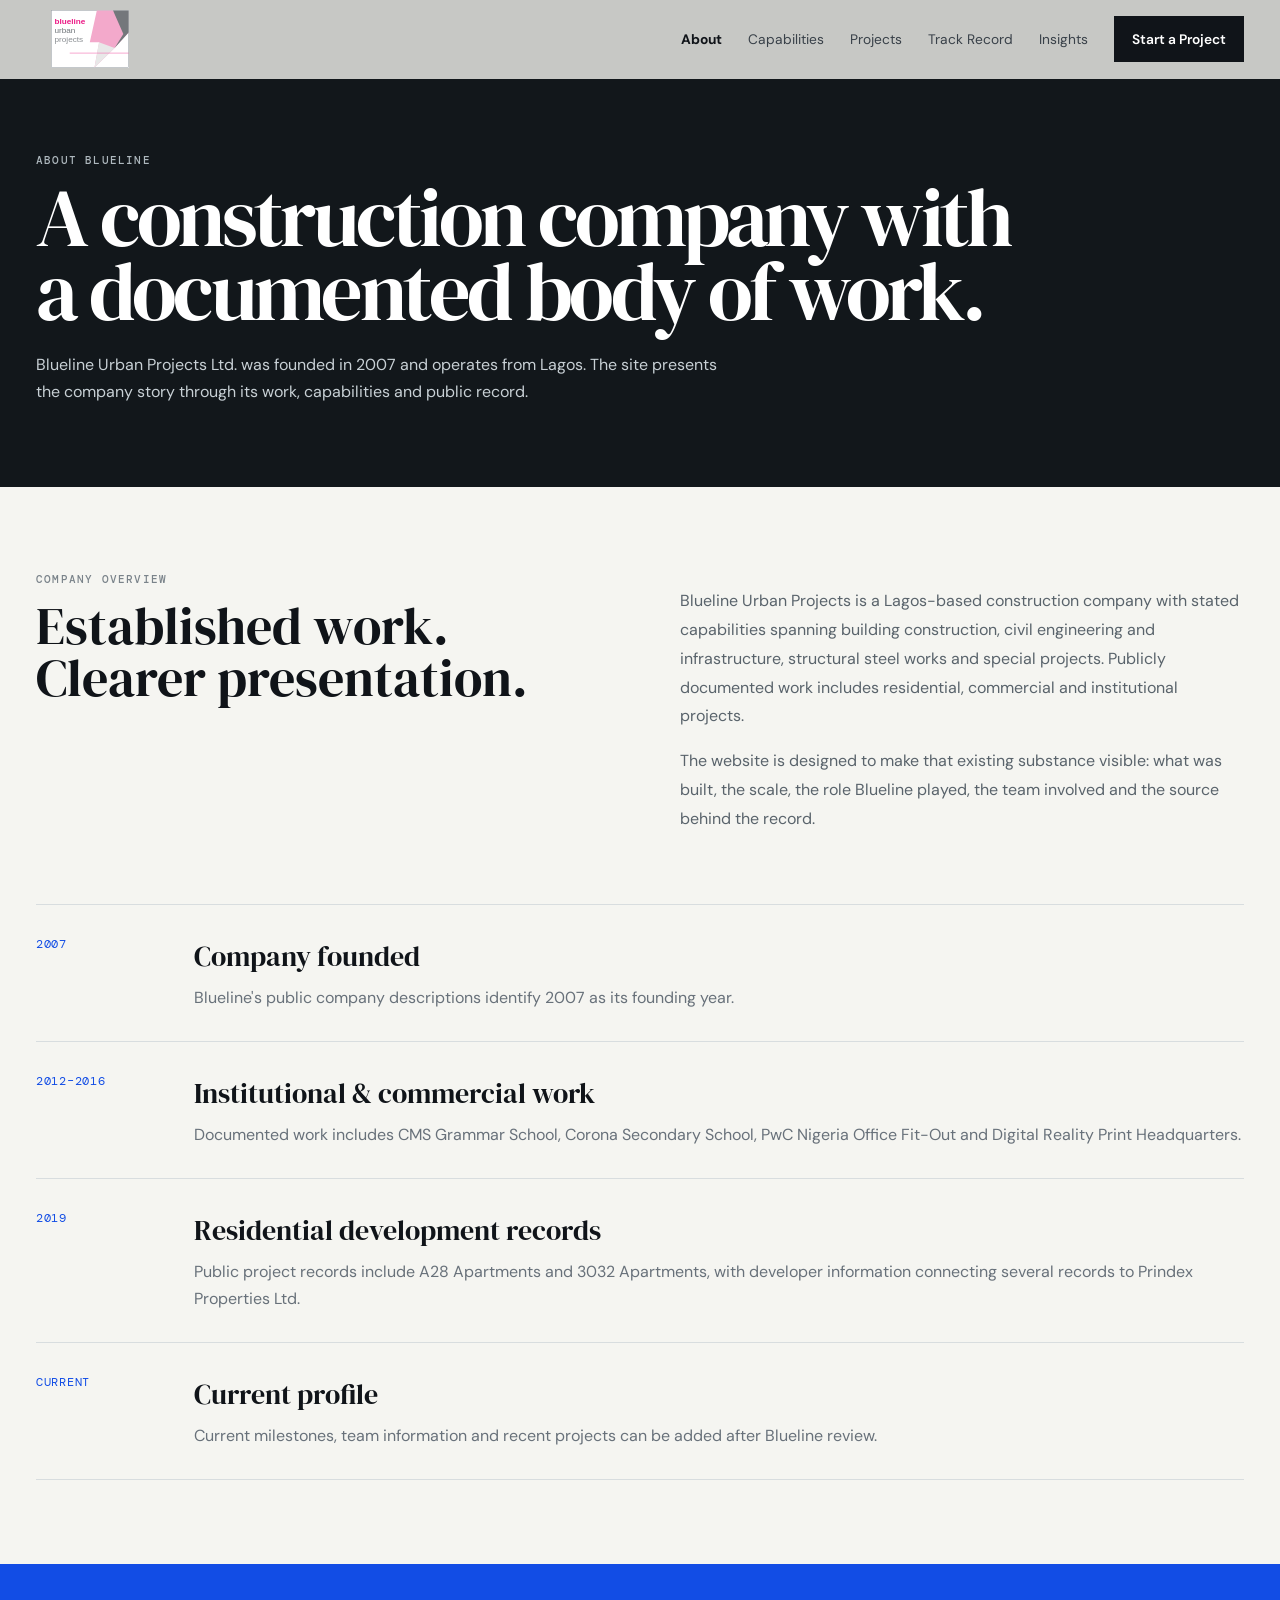
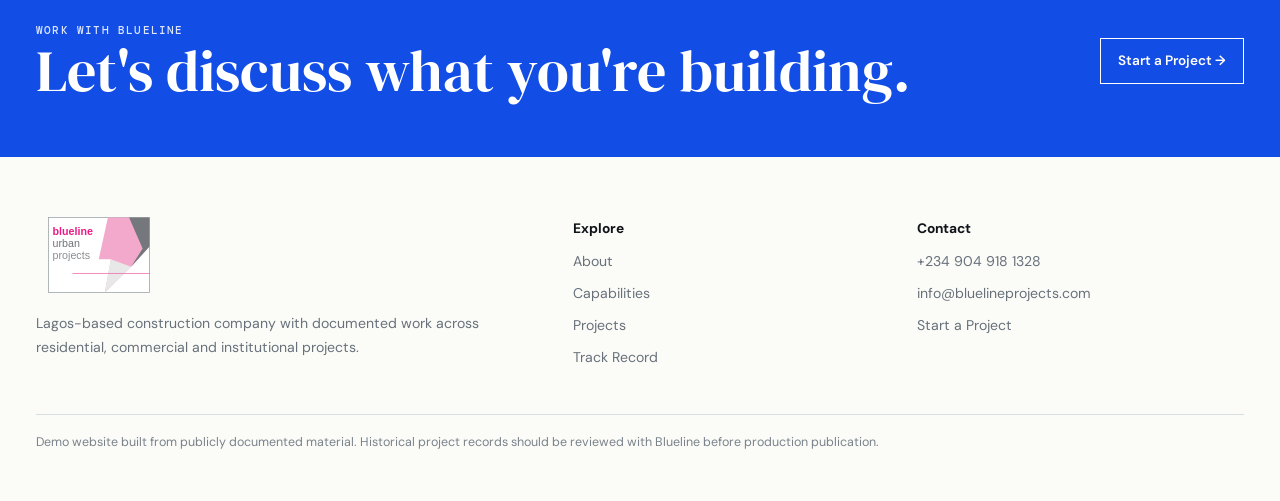
<file: about.html>
<!doctype html><html><head><meta charset="utf-8"><meta name="viewport" content="width=device-width,initial-scale=1"><title>About — Blueline Urban Projects</title><link rel="stylesheet" href="styles.css"></head><body><main><section class="page-hero"><div class="container"><div class="mono">About Blueline</div><h1>A construction company with a documented body of work.</h1><p>Blueline Urban Projects Ltd. was founded in 2007 and operates from Lagos. The site presents the company story through its work, capabilities and public record.</p></div></section><section class="page-body"><div class="container"><div class="two-col"><div><div class="mono eyebrow">Company overview</div><h2>Established work. Clearer presentation.</h2></div><div><p class="body-copy">Blueline Urban Projects is a Lagos-based construction company with stated capabilities spanning building construction, civil engineering and infrastructure, structural steel works and special projects. Publicly documented work includes residential, commercial and institutional projects.</p><p class="body-copy">The website is designed to make that existing substance visible: what was built, the scale, the role Blueline played, the team involved and the source behind the record.</p></div></div><div class="timeline"><div class="timeline-item"><div class="year">2007</div><div><h3>Company founded</h3><p>Blueline's public company descriptions identify 2007 as its founding year.</p></div></div><div class="timeline-item"><div class="year">2012–2016</div><div><h3>Institutional & commercial work</h3><p>Documented work includes CMS Grammar School, Corona Secondary School, PwC Nigeria Office Fit-Out and Digital Reality Print Headquarters.</p></div></div><div class="timeline-item"><div class="year">2019</div><div><h3>Residential development records</h3><p>Public project records include A28 Apartments and 3032 Apartments, with developer information connecting several records to Prindex Properties Ltd.</p></div></div><div class="timeline-item"><div class="year">CURRENT</div><div><h3>Current profile</h3><p>Current milestones, team information and recent projects can be added after Blueline review.</p></div></div></div></div></section><section class="band"><div class="container band-inner"><div><div class="mono">Work with Blueline</div><h2>Let's discuss what you're building.</h2></div><a class="cta" href="start-a-project.html">Start a Project →</a></div></section></main><script src="header-footer.js"></script></body></html>
</file>
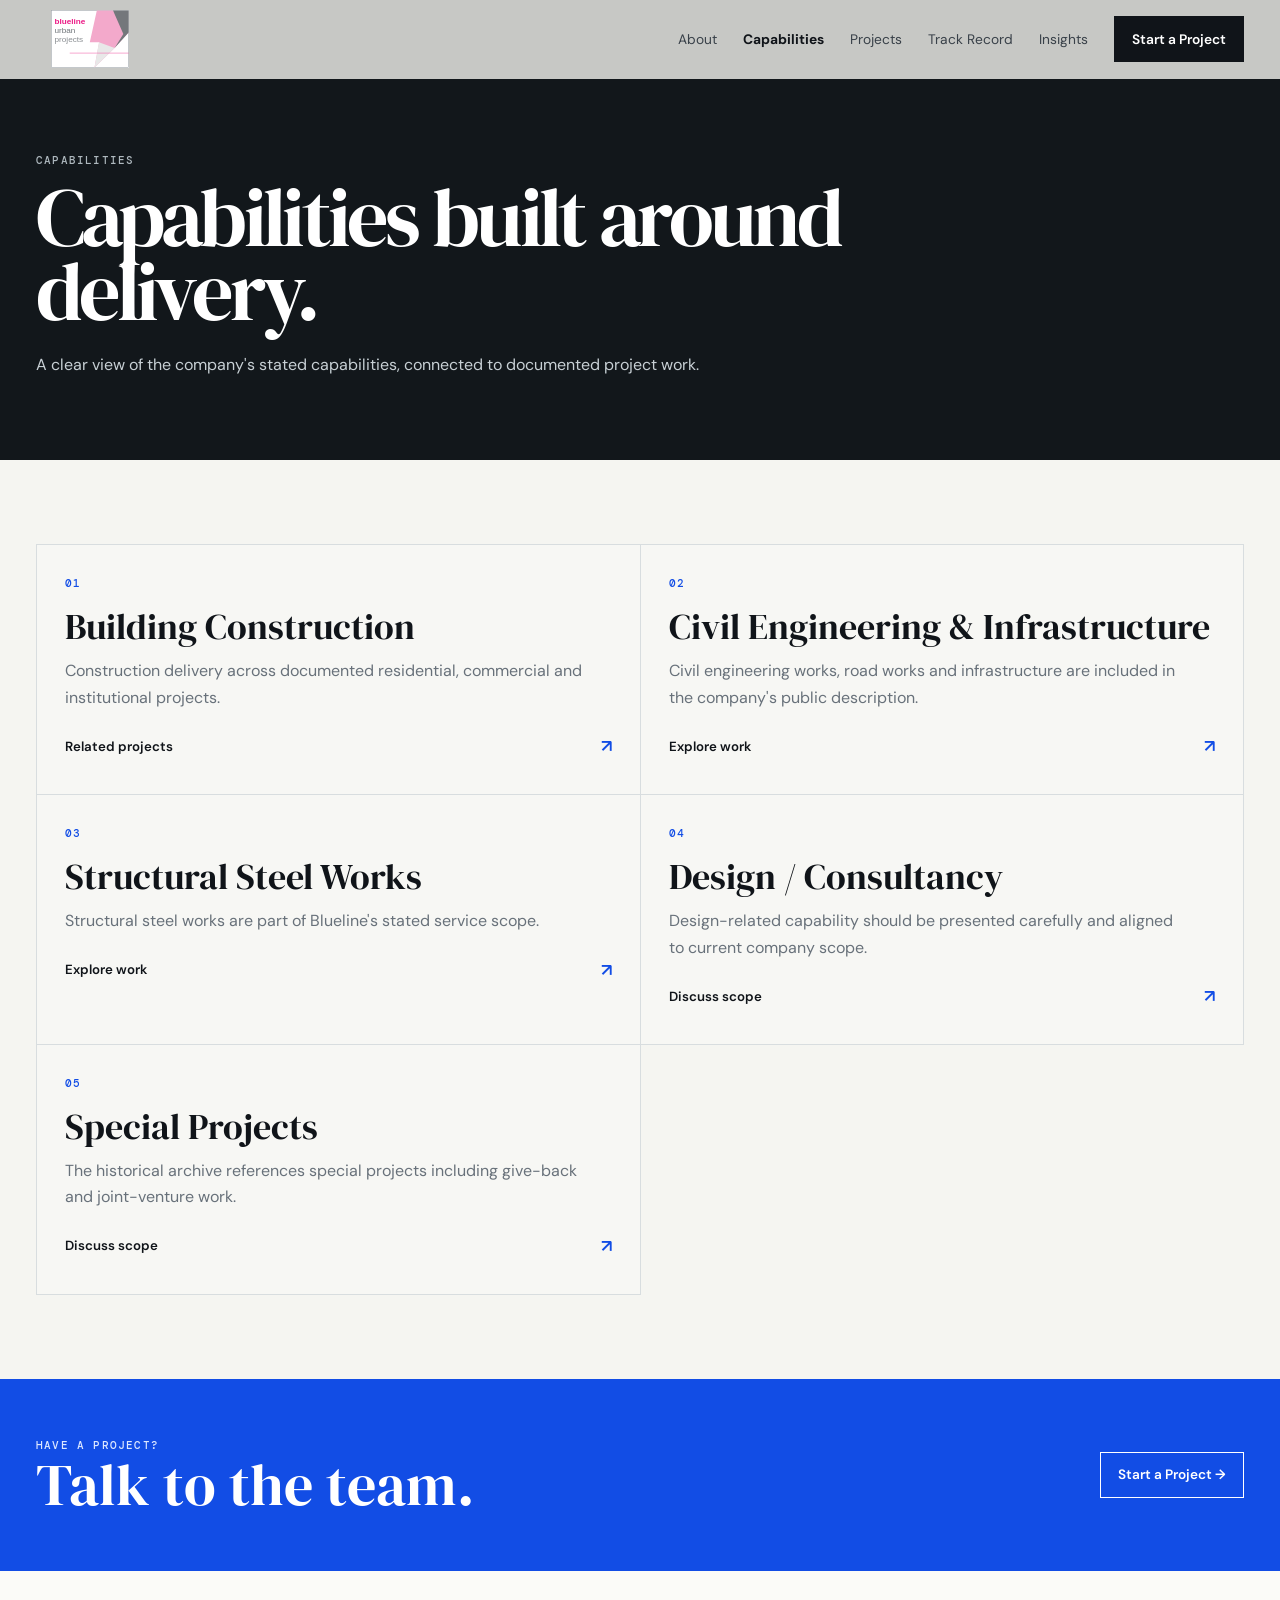
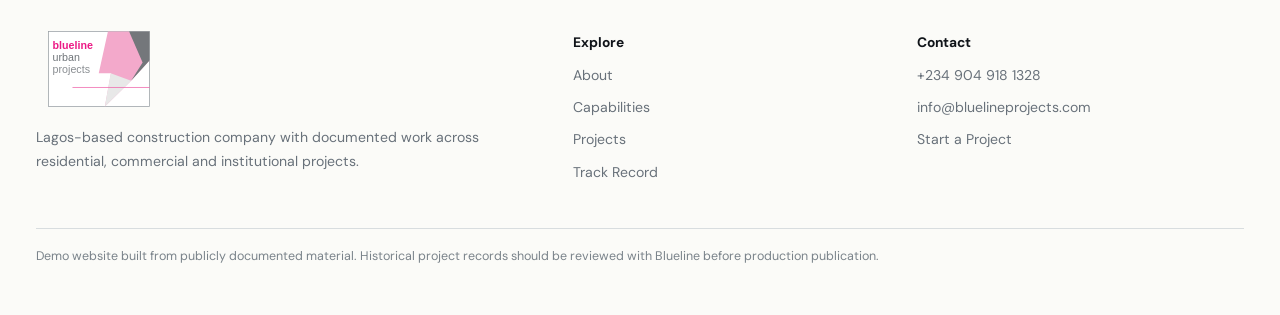
<file: capabilities.html>
<!doctype html><html><head><meta charset="utf-8"><meta name="viewport" content="width=device-width,initial-scale=1"><title>Capabilities — Blueline Urban Projects</title><link rel="stylesheet" href="styles.css"></head><body><main><section class="page-hero"><div class="container"><div class="mono">Capabilities</div><h1>Capabilities built around delivery.</h1><p>A clear view of the company's stated capabilities, connected to documented project work.</p></div></section><section class="page-body"><div class="container"><div class="cap-grid"><div class="cap"><div class="mono">01</div><h3>Building Construction</h3><p>Construction delivery across documented residential, commercial and institutional projects.</p><a class="arrow" href="projects.html">Related projects <span>↗</span></a></div><div class="cap"><div class="mono">02</div><h3>Civil Engineering & Infrastructure</h3><p>Civil engineering works, road works and infrastructure are included in the company's public description.</p><a class="arrow" href="projects.html">Explore work <span>↗</span></a></div><div class="cap"><div class="mono">03</div><h3>Structural Steel Works</h3><p>Structural steel works are part of Blueline's stated service scope.</p><a class="arrow" href="projects.html">Explore work <span>↗</span></a></div><div class="cap"><div class="mono">04</div><h3>Design / Consultancy</h3><p>Design-related capability should be presented carefully and aligned to current company scope.</p><a class="arrow" href="contact.html">Discuss scope <span>↗</span></a></div><div class="cap"><div class="mono">05</div><h3>Special Projects</h3><p>The historical archive references special projects including give-back and joint-venture work.</p><a class="arrow" href="contact.html">Discuss scope <span>↗</span></a></div></div></div></section><section class="band"><div class="container band-inner"><div><div class="mono">Have a project?</div><h2>Talk to the team.</h2></div><a class="cta" href="start-a-project.html">Start a Project →</a></div></section></main><script src="header-footer.js"></script></body></html>
</file>
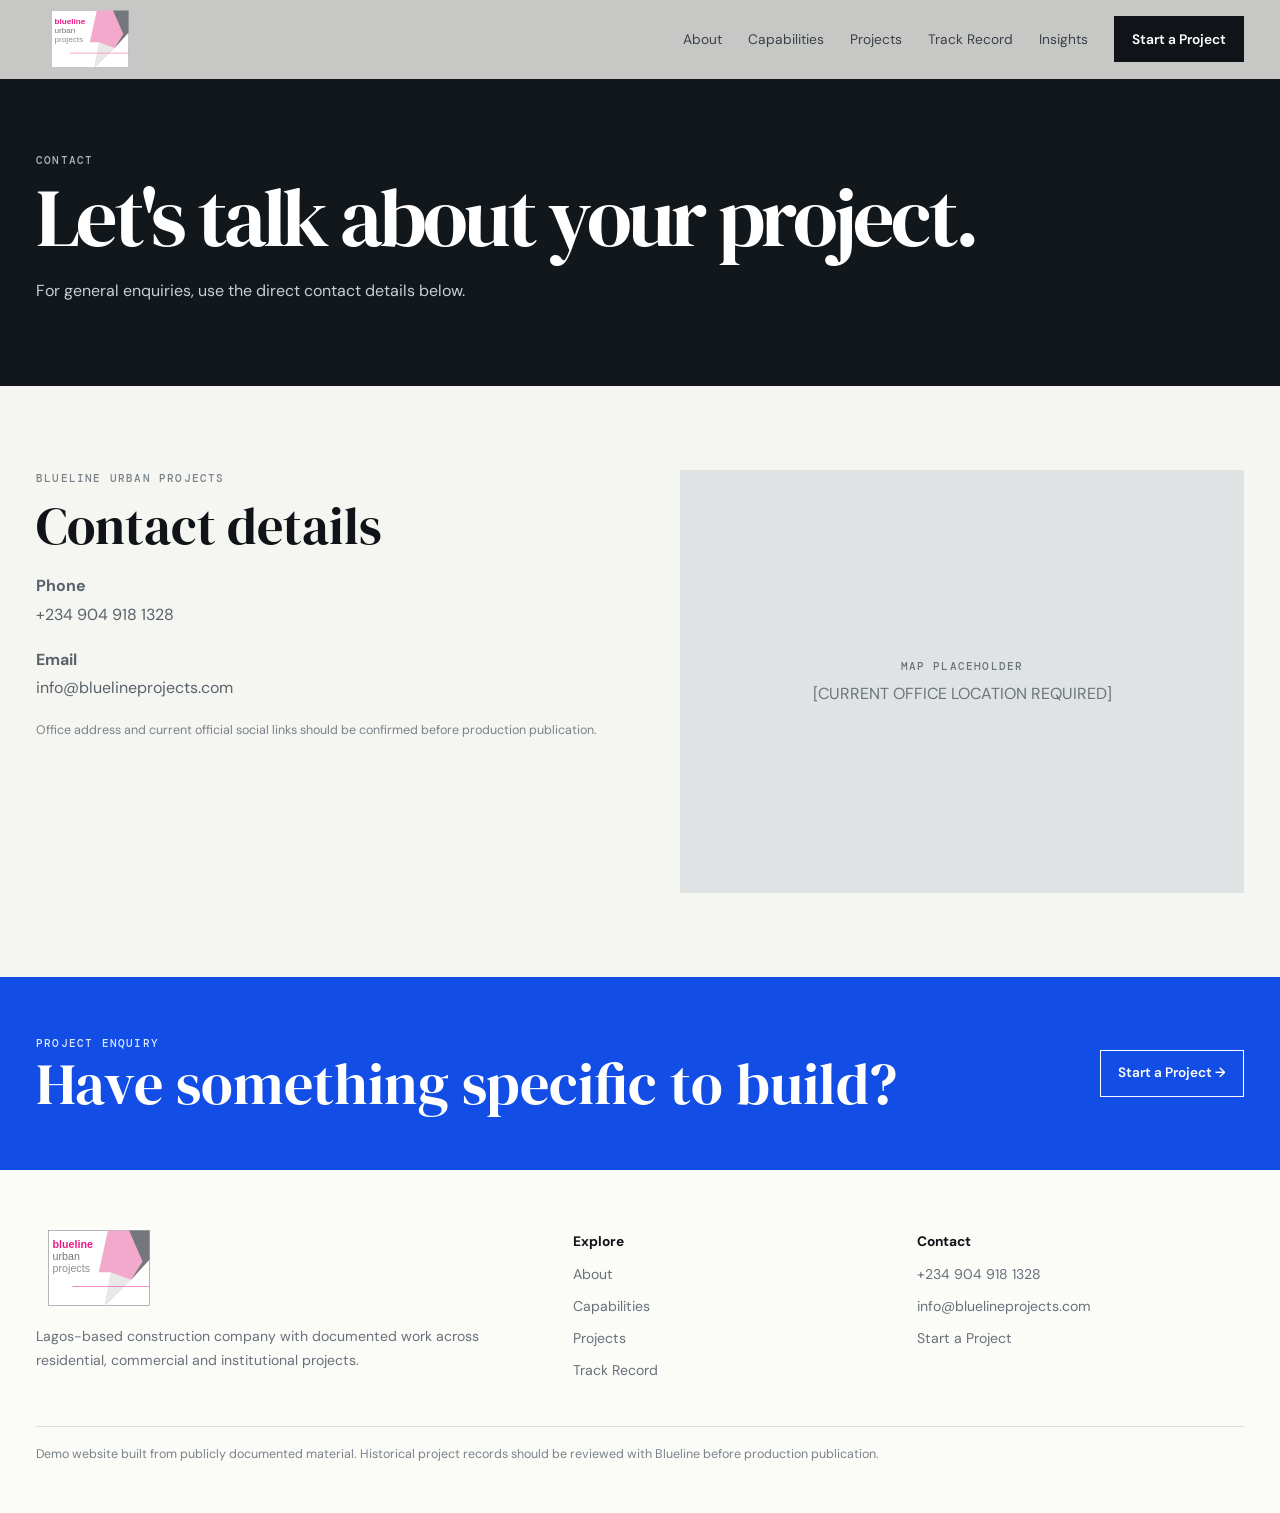
<file: contact.html>
<!doctype html><html><head><meta charset="utf-8"><meta name="viewport" content="width=device-width,initial-scale=1"><title>Contact — Blueline Urban Projects</title><link rel="stylesheet" href="styles.css"></head><body><main><section class="page-hero"><div class="container"><div class="mono">Contact</div><h1>Let's talk about your project.</h1><p>For general enquiries, use the direct contact details below.</p></div></section><section class="page-body"><div class="container"><div class="two-col"><div><div class="mono eyebrow">Blueline Urban Projects</div><h2>Contact details</h2><p class="body-copy"><strong>Phone</strong><br>+234 904 918 1328</p><p class="body-copy"><strong>Email</strong><br><a href="mailto:info@bluelineprojects.com">info@bluelineprojects.com</a></p><p class="note">Office address and current official social links should be confirmed before production publication.</p></div><div><div style="aspect-ratio:4/3;background:#e0e3e4;display:grid;place-items:center"><div style="text-align:center;color:#6b747c"><div class="mono">Map placeholder</div><div style="margin-top:8px">[CURRENT OFFICE LOCATION REQUIRED]</div></div></div></div></div></div></section><section class="band"><div class="container band-inner"><div><div class="mono">Project enquiry</div><h2>Have something specific to build?</h2></div><a class="cta" href="start-a-project.html">Start a Project →</a></div></section></main><script src="header-footer.js"></script></body></html>
</file>
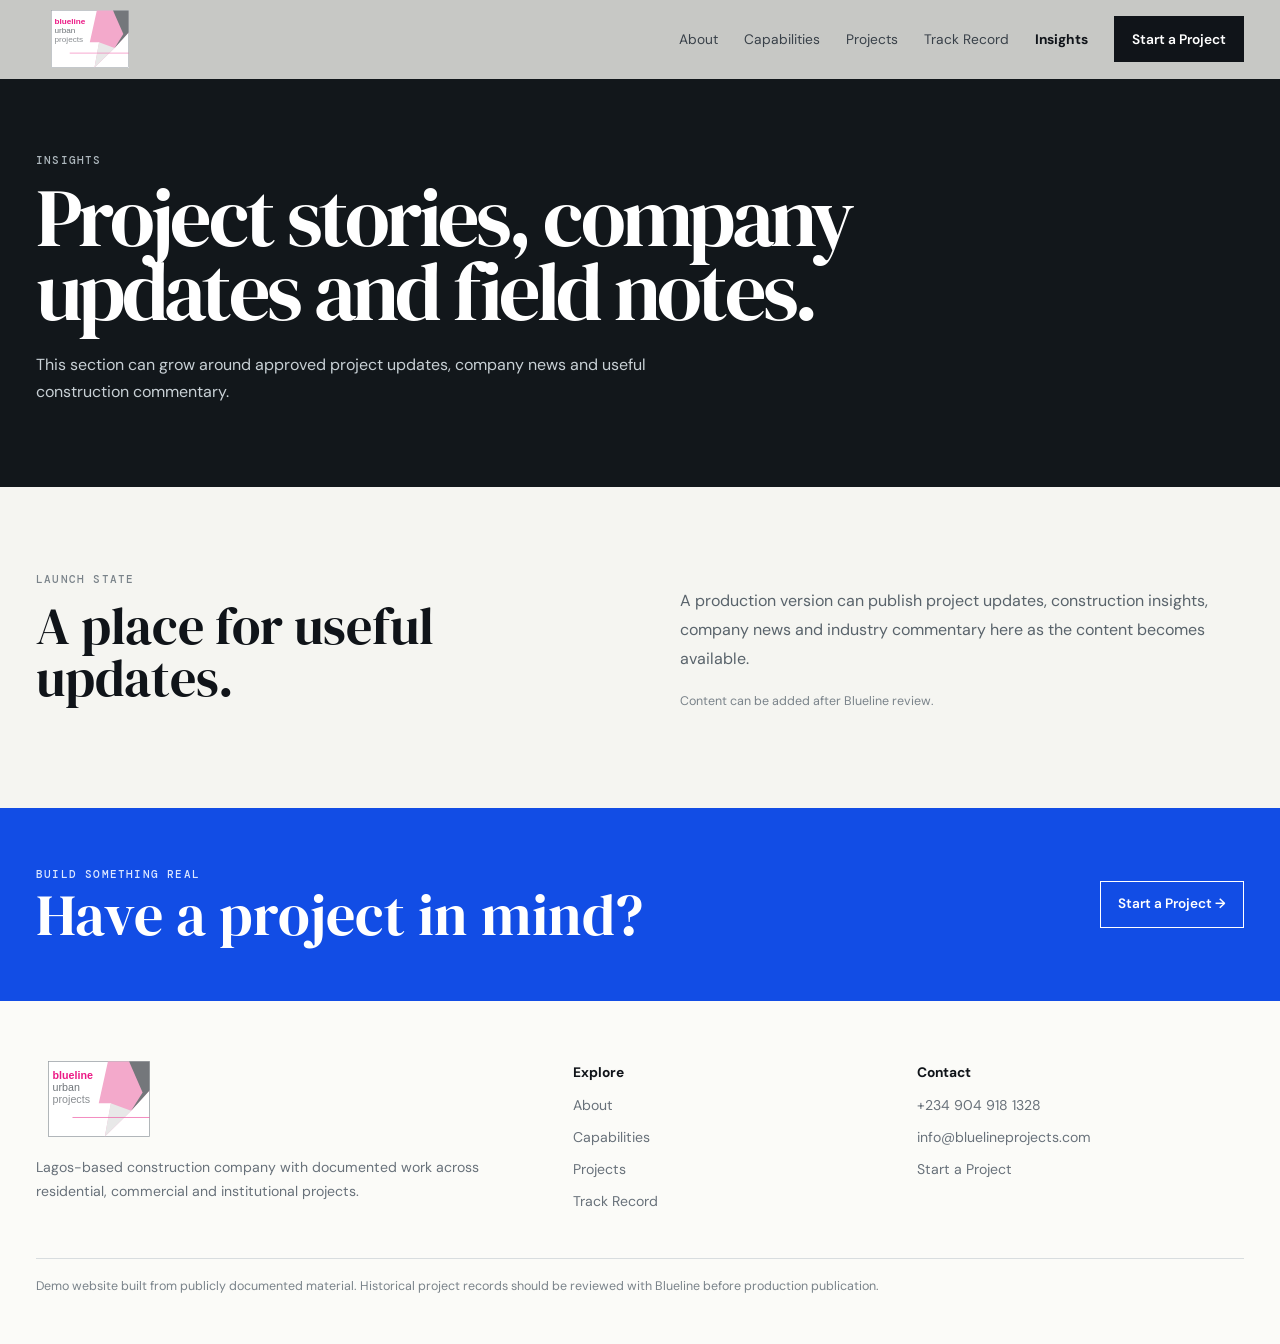
<file: insights.html>
<!doctype html><html><head><meta charset="utf-8"><meta name="viewport" content="width=device-width,initial-scale=1"><title>Insights — Blueline Urban Projects</title><link rel="stylesheet" href="styles.css"></head><body><main><section class="page-hero"><div class="container"><div class="mono">Insights</div><h1>Project stories, company updates and field notes.</h1><p>This section can grow around approved project updates, company news and useful construction commentary.</p></div></section><section class="page-body"><div class="container"><div class="two-col"><div><div class="mono eyebrow">Launch state</div><h2>A place for useful updates.</h2></div><div><p class="body-copy">A production version can publish project updates, construction insights, company news and industry commentary here as the content becomes available.</p><p class="note">Content can be added after Blueline review.</p></div></div></div></section><section class="band"><div class="container band-inner"><div><div class="mono">Build something real</div><h2>Have a project in mind?</h2></div><a class="cta" href="start-a-project.html">Start a Project →</a></div></section></main><script src="header-footer.js"></script></body></html>
</file>
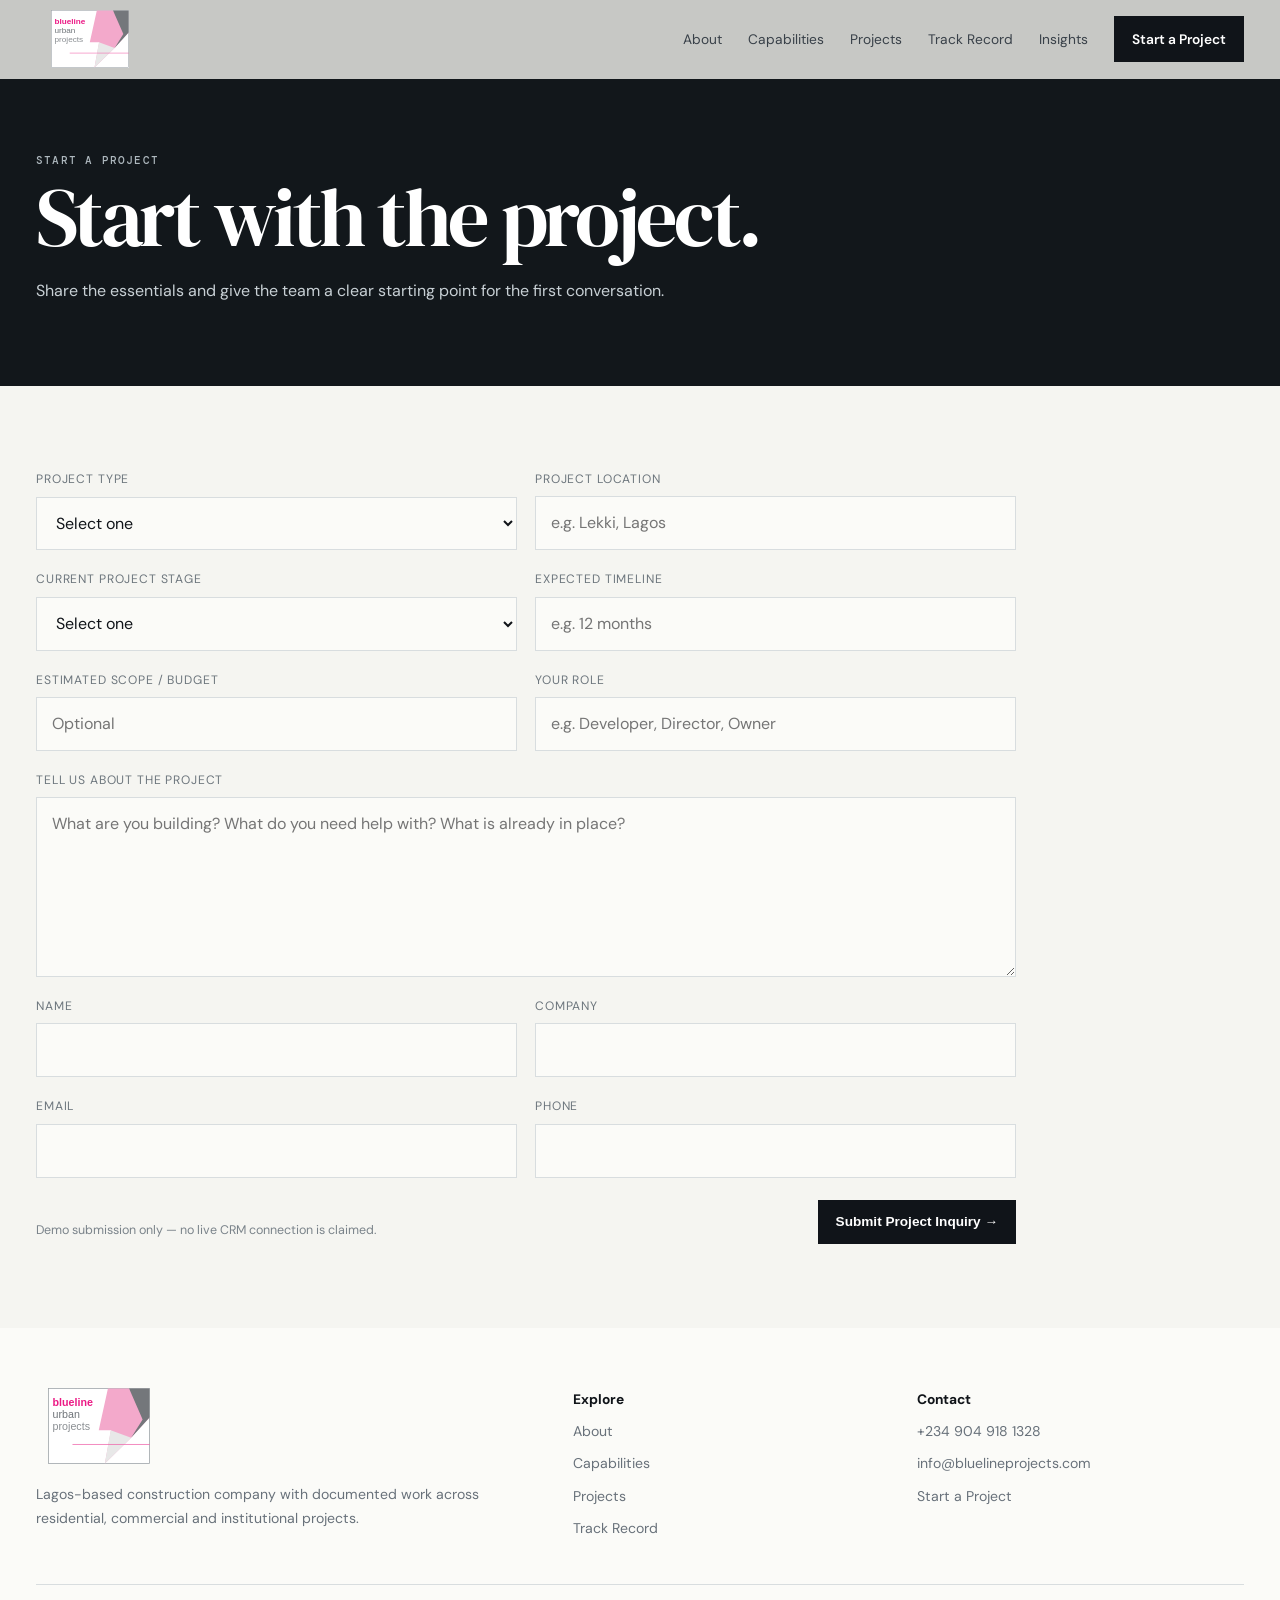
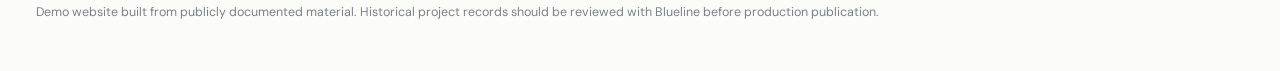
<file: start-a-project.html>
<!doctype html><html><head><meta charset="utf-8"><meta name="viewport" content="width=device-width,initial-scale=1"><title>Start a Project — Blueline Urban Projects</title><link rel="stylesheet" href="styles.css"></head><body><main><section class="page-hero"><div class="container"><div class="mono">Start a Project</div><h1>Start with the project.</h1><p>Share the essentials and give the team a clear starting point for the first conversation.</p></div></section><section class="page-body"><div class="container"><div class="success" data-success><strong>Thank you.</strong><br>Your project information has been received in this demo. A production version would route the inquiry to Blueline's chosen email, CRM or project intake system.</div><form class="form-grid" data-inquiry><div class="field"><label>Project type</label><select required><option value="">Select one</option><option>Residential</option><option>Commercial</option><option>Institutional</option><option>Infrastructure</option><option>Fit-Out</option><option>Other</option></select></div><div class="field"><label>Project location</label><input required placeholder="e.g. Lekki, Lagos"></div><div class="field"><label>Current project stage</label><select required><option value="">Select one</option><option>Concept</option><option>Design</option><option>Pre-construction</option><option>Construction</option><option>Renovation / Fit-Out</option></select></div><div class="field"><label>Expected timeline</label><input placeholder="e.g. 12 months"></div><div class="field"><label>Estimated scope / budget</label><input placeholder="Optional"></div><div class="field"><label>Your role</label><input placeholder="e.g. Developer, Director, Owner"></div><div class="field full"><label>Tell us about the project</label><textarea required placeholder="What are you building? What do you need help with? What is already in place?"></textarea></div><div class="field"><label>Name</label><input required></div><div class="field"><label>Company</label><input required></div><div class="field"><label>Email</label><input required type="email"></div><div class="field"><label>Phone</label><input required type="tel"></div><div class="submit-row field full"><div class="note">Demo submission only — no live CRM connection is claimed.</div><button class="cta dark" type="submit">Submit Project Inquiry →</button></div></form></div></section></main><script src="header-footer.js"></script><script src="app.js"></script></body></html>
</file>
<file: styles.css>
@import url('https://fonts.googleapis.com/css2?family=DM+Mono:wght@400;500&family=DM+Sans:wght@400;500;600;700&family=DM+Serif+Display&display=swap');
:root{--ink:#101419;--muted:#68717a;--soft:#eef0ee;--line:#d8dddf;--paper:#f5f5f1;--white:#fbfbf8;--blue:#124de5;--blue-dark:#0b2f7f;--max:1280px}
*{box-sizing:border-box}html{scroll-behavior:smooth}body{margin:0;background:var(--paper);color:var(--ink);font-family:'DM Sans',Arial,sans-serif;font-size:16px;line-height:1.5}a{text-decoration:none;color:inherit}img{max-width:100%}.container{max-width:var(--max);margin:auto;padding:0 36px}.mono{font-family:'DM Mono',monospace;text-transform:uppercase;letter-spacing:.11em;font-size:.68rem;font-weight:500}.eyebrow{color:#7a838a;margin-bottom:14px}.rule{border-top:1px solid var(--line)}
header{position:fixed;top:0;left:0;right:0;z-index:50;background:rgba(245,245,241,.8);backdrop-filter:blur(18px);border-bottom:1px solid transparent;transition:.25s}header.scrolled{background:rgba(251,251,248,.96);border-bottom-color:var(--line)}.nav{height:78px;display:flex;align-items:center;justify-content:space-between}.brand{font-weight:700;letter-spacing:-.025em;display:flex;align-items:center;gap:10px;white-space:nowrap}.brand-logo{width:74px;height:38px;border-radius:0;background:#fff;object-fit:contain;border:1px solid #dfe3e3;padding:2px}.mark{width:34px;height:34px;border:1.5px solid currentColor;display:grid;place-items:center;font-size:.68rem;letter-spacing:0}.brand-copy{font-size:.94rem}.links{display:flex;gap:26px;align-items:center}.links a{font-size:.86rem;color:#394149}.links>a:not(.cta):hover{color:var(--blue)}.cta{display:inline-flex;align-items:center;justify-content:center;gap:8px;padding:12px 17px;border:1px solid var(--ink);font-weight:600;font-size:.85rem;min-height:44px;transition:.2s}.cta:hover{transform:translateY(-1px)}.cta.dark{background:var(--ink);color:#fff}.cta.blue{background:var(--blue);border-color:var(--blue);color:#fff}.menu-btn{display:none;border:0;background:none;color:var(--ink);font:600 .82rem 'DM Mono',monospace;text-transform:uppercase;letter-spacing:.08em}.mobile-menu{display:none;padding:4px 0 20px}.mobile-menu.open{display:grid;gap:2px}.mobile-menu a{padding:13px 0;border-top:1px solid var(--line);font-weight:600}.mobile-menu .cta{margin-top:8px;justify-content:center}
main{overflow:hidden}.hero{padding-top:78px;min-height:calc(100vh - 0px);display:grid;grid-template-columns:1.02fr .98fr;align-items:stretch;border-bottom:1px solid var(--line)}.hero-copy{padding:100px 70px 90px 0;display:flex;flex-direction:column;justify-content:center}.hero h1{font-family:'DM Serif Display',Georgia,serif;font-size:clamp(4rem,6.2vw,7rem);line-height:.92;letter-spacing:-.045em;font-weight:400;margin:0 0 26px;max-width:760px}.hero p{font-size:1.08rem;line-height:1.72;max-width:610px;color:#505961;margin:0}.actions{display:flex;gap:11px;flex-wrap:wrap;margin-top:30px}.hero-meta{display:flex;gap:22px;align-items:center;margin-bottom:24px;color:#6d767d}.hero-meta span+span{padding-left:22px;border-left:1px solid var(--line)}.hero-media{min-height:720px;position:relative;overflow:hidden;background:#d7dad8}.hero-media:after{content:"";position:absolute;inset:0;background:linear-gradient(180deg,rgba(10,16,20,0) 40%,rgba(10,16,20,.52) 100%);pointer-events:none}.hero-media img{width:100%;height:100%;object-fit:cover;display:block;filter:saturate(.94)}.hero-caption{position:absolute;left:24px;right:24px;bottom:24px;z-index:2;color:#fff;max-width:520px}.hero-caption .caption-title{font-size:1.05rem;font-weight:600;margin:8px 0 3px}.hero-caption .small{color:#d9dedf;font-size:.82rem}
section{padding:96px 0}.section-head{display:flex;justify-content:space-between;gap:50px;align-items:end;margin-bottom:42px}.section-head h2{font-family:'DM Serif Display',Georgia,serif;font-size:clamp(2.7rem,4.5vw,4.8rem);letter-spacing:-.035em;line-height:.97;font-weight:400;margin:0;max-width:720px}.section-head p{max-width:470px;color:var(--muted);line-height:1.7;margin:0}.projects-grid,.project-grid-list{display:grid;grid-template-columns:repeat(12,1fr);gap:18px}.project-card{grid-column:span 4;background:var(--white);border:1px solid #e0e3e3;min-width:0;transition:.25s}.project-card.featured{grid-column:span 6}.project-card:hover{transform:translateY(-3px);border-color:#c9ced0;box-shadow:0 12px 30px rgba(16,20,25,.06)}.project-card a{display:block;height:100%}.project-image{aspect-ratio:1.42;overflow:hidden;background:#dfe2df}.project-image img{width:100%;height:100%;object-fit:cover;transition:transform .45s ease;display:block}.project-card:hover img{transform:scale(1.04)}.project-copy{padding:18px 18px 20px}.project-meta{display:flex;justify-content:space-between;gap:12px;color:#788188;font-size:.72rem;text-transform:uppercase;letter-spacing:.06em}.project-name{font-family:'DM Serif Display',Georgia,serif;font-size:1.85rem;line-height:1.04;margin:13px 0 10px}.project-desc{color:#5a646c;line-height:1.62;font-size:.92rem;max-width:95%}.arrow{display:flex;justify-content:space-between;align-items:center;margin-top:18px;font-weight:600;font-size:.83rem}.arrow span:last-child{font-size:1.1rem;color:var(--blue)}
.cap-grid{display:grid;grid-template-columns:repeat(2,1fr);border-top:1px solid var(--line);border-left:1px solid var(--line)}.cap{padding:30px 28px 34px;border-bottom:1px solid var(--line);border-right:1px solid var(--line);min-height:190px;background:rgba(255,255,255,.22)}.cap .mono{color:var(--blue);margin-bottom:18px}.cap h3{font-family:'DM Serif Display',Georgia,serif;font-size:2.25rem;line-height:1.02;font-weight:400;margin:0 0 12px}.cap p{color:var(--muted);line-height:1.67;max-width:520px;margin:0}.cap .arrow{margin-top:22px}
.proof{display:grid;grid-template-columns:1.02fr .98fr;gap:72px;align-items:start}.proof-copy h2{font-family:'DM Serif Display',Georgia,serif;font-size:clamp(3rem,5.1vw,5.7rem);line-height:.95;letter-spacing:-.04em;font-weight:400;margin:0 0 22px}.proof-copy p{color:var(--muted);line-height:1.75;max-width:620px}.stats{display:grid;grid-template-columns:repeat(2,1fr);border-top:1px solid var(--line);border-left:1px solid var(--line)}.stat{padding:26px 20px 28px;border-bottom:1px solid var(--line);border-right:1px solid var(--line);background:rgba(255,255,255,.18)}.stat .num{font-family:'DM Mono',monospace;font-size:2.15rem;letter-spacing:-.06em}.stat .label{color:var(--muted);margin-top:7px;font-size:.82rem;line-height:1.4}.note{font-size:.78rem;color:#7a838a;margin-top:18px;line-height:1.55}
.case{background:#12171b;color:white}.case-grid{display:grid;grid-template-columns:1.06fr .94fr}.case-media{min-height:600px;background:#272f34}.case-media img{width:100%;height:100%;object-fit:cover}.case-copy{padding:78px 70px;display:flex;flex-direction:column;justify-content:center}.case-copy h2{font-family:'DM Serif Display',Georgia,serif;font-size:clamp(3.2rem,5.7vw,6rem);line-height:.93;letter-spacing:-.045em;font-weight:400;margin:11px 0 20px}.case-copy p{color:#c3cbcf;line-height:1.72;max-width:550px}.case-facts{display:grid;grid-template-columns:1fr 1fr;margin:30px 0;border-top:1px solid #3a444a}.case-fact{padding:15px 0;border-bottom:1px solid #3a444a}.case-fact .label{color:#8f9aa1;font-size:.72rem;text-transform:uppercase;letter-spacing:.07em}.case-fact .val{font-size:.95rem;margin-top:4px}
.process{display:grid;grid-template-columns:repeat(5,1fr);border-top:1px solid var(--line);border-left:1px solid var(--line)}.step{padding:24px 20px 26px;border-bottom:1px solid var(--line);border-right:1px solid var(--line);min-height:188px;background:rgba(255,255,255,.18)}.step h3{font-family:'DM Serif Display',Georgia,serif;font-size:1.7rem;font-weight:400;margin:12px 0 9px}.step p{font-size:.88rem;color:var(--muted);line-height:1.6}
.band{padding:58px 0;background:var(--blue);color:white}.band-inner{display:flex;align-items:center;justify-content:space-between;gap:34px}.band h2{font-family:'DM Serif Display',Georgia,serif;font-size:clamp(2.5rem,4.5vw,4.2rem);margin:4px 0 0;line-height:.98;font-weight:400}.band .cta{border-color:white;color:white}.band p{max-width:540px;color:#dfe8ff;margin:10px 0 0}.band .mono{color:#dce7ff}
footer{background:var(--white);padding:60px 0 36px}.foot{display:grid;grid-template-columns:1.25fr .75fr .85fr;gap:56px}.foot p,.foot a{color:var(--muted);line-height:1.72;font-size:.88rem}.foot-links{display:grid;gap:8px}.foot h4{margin:1px 0 10px;font-size:.86rem}.foot .brand{margin-bottom:18px}
.page-hero{padding:152px 0 82px;background:#12171b;color:white}.page-hero .mono{color:#aeb8be}.page-hero h1{font-family:'DM Serif Display',Georgia,serif;font-size:clamp(4rem,6.4vw,7rem);line-height:.9;letter-spacing:-.045em;font-weight:400;margin:13px 0 0;max-width:980px}.page-hero p{color:#c8d0d5;max-width:700px;line-height:1.7;font-size:1rem;margin:22px 0 0}.page-body{padding:84px 0}.two-col{display:grid;grid-template-columns:1fr 1fr;gap:80px}.two-col h2{font-family:'DM Serif Display',Georgia,serif;font-size:clamp(2.5rem,4.1vw,4.2rem);line-height:.98;font-weight:400;margin:0 0 20px}.body-copy{color:#59636b;line-height:1.8}.timeline{border-top:1px solid var(--line);margin-top:54px}.timeline-item{display:grid;grid-template-columns:130px 1fr;gap:28px;padding:30px 0;border-bottom:1px solid var(--line)}.timeline-item .year{font-family:'DM Mono',monospace;font-size:.77rem;color:var(--blue);letter-spacing:.06em}.timeline-item h3{margin:0 0 8px;font-family:'DM Serif Display',Georgia,serif;font-size:1.75rem;font-weight:400}.timeline-item p{margin:0;color:var(--muted);line-height:1.65}
.filters{display:flex;flex-wrap:wrap;gap:9px;margin-bottom:22px;align-items:center}.filter{padding:9px 13px;border:1px solid var(--line);background:transparent;cursor:pointer;font:inherit;font-size:.78rem;color:#4f5961}.filter.active{background:var(--ink);color:white;border-color:var(--ink)}.search{margin-left:auto;min-width:250px;padding:11px 13px;border:1px solid var(--line);background:var(--white);font:inherit;color:var(--ink)}.project-grid-list{grid-template-columns:repeat(3,1fr)}
.case-hero{padding:150px 0 50px}.case-hero-grid{display:grid;grid-template-columns:1fr 1fr;gap:48px;align-items:end}.case-hero h1{font-family:'DM Serif Display',Georgia,serif;font-size:clamp(4rem,6.6vw,7.1rem);line-height:.88;letter-spacing:-.045em;font-weight:400;margin:12px 0 22px}.case-image{aspect-ratio:1.16;background:#d8dcd9;overflow:hidden;border:1px solid #d7dcdd}.case-image img{width:100%;height:100%;object-fit:cover}.facts-grid{display:grid;grid-template-columns:repeat(4,1fr);border-top:1px solid var(--line);margin-top:52px}.fact{padding:22px 18px;border-bottom:1px solid var(--line);border-right:1px solid var(--line)}.fact:last-child{border-right:0}.fact .value{font-family:'DM Mono',monospace;font-size:1rem}.fact .label{color:var(--muted);font-size:.75rem;margin-top:7px}.case-sections{display:grid;grid-template-columns:1.05fr .95fr;gap:76px;padding-top:0}.team{border-top:1px solid var(--line);margin-top:22px}.team-row{display:grid;grid-template-columns:175px 1fr;padding:14px 0;border-bottom:1px solid var(--line);font-size:.88rem}.team-row div:first-child{color:var(--muted)}.gallery{display:grid;grid-template-columns:repeat(3,1fr);gap:14px;margin-top:48px}.gallery div{aspect-ratio:4/3;background:#d8dcd9;overflow:hidden}.gallery img{width:100%;height:100%;object-fit:cover}
.form-grid{display:grid;grid-template-columns:1fr 1fr;gap:20px 18px;max-width:980px}.field{display:grid;gap:8px}.field.full{grid-column:1/-1}.field label{font-size:.76rem;color:#6d767d;text-transform:uppercase;letter-spacing:.07em}.field input,.field select,.field textarea{width:100%;border:1px solid var(--line);background:var(--white);padding:14px 15px;font:inherit;color:var(--ink);outline:none}.field input:focus,.field select:focus,.field textarea:focus{border-color:#8da6e8;box-shadow:0 0 0 3px rgba(18,77,229,.08)}.field textarea{min-height:180px;resize:vertical}.submit-row{display:flex;justify-content:space-between;align-items:center;gap:20px;margin-top:2px}.success{padding:20px;border:1px solid #bacbdd;background:#eef5fb;color:#234764;display:none;max-width:980px;margin-bottom:28px}
.map-placeholder{aspect-ratio:4/3;background:#e9ebe8;border:1px solid var(--line);display:grid;place-items:center;text-align:center;color:#717b82;padding:30px}.map-placeholder strong{display:block;color:#30383f;margin-top:8px}
@media(max-width:1080px){.links{gap:18px}.hero-copy{padding-right:45px}.case-copy{padding:60px 48px}.container{padding:0 28px}.hero h1{font-size:clamp(3.5rem,6vw,6rem)}}
@media(max-width:900px){.links{display:none}.menu-btn{display:block}.nav{height:70px}.hero{grid-template-columns:1fr;min-height:auto;padding-top:70px}.hero-copy{padding:78px 0 46px}.hero h1{font-size:clamp(3.6rem,11vw,5.6rem)}.hero-media{min-height:54vh}.section-head,.band-inner{display:grid;align-items:start}.section-head{gap:18px}.section-head p{max-width:none}.projects-grid{grid-template-columns:1fr 1fr}.project-card,.project-card.featured{grid-column:auto}.proof,.two-col,.case-hero-grid,.case-sections{grid-template-columns:1fr;gap:42px}.case-copy{padding:58px 28px}.case-media{min-height:460px}.cap-grid{grid-template-columns:1fr}.process{grid-template-columns:1fr 1fr}.step:last-child{grid-column:1/-1}.facts-grid{grid-template-columns:1fr 1fr}.fact:nth-child(2n){border-right:0}.foot{grid-template-columns:1fr 1fr}.foot>div:first-child{grid-column:1/-1}.gallery{grid-template-columns:1fr 1fr}.project-grid-list{grid-template-columns:1fr 1fr}.search{margin-left:0;flex:1;min-width:180px}}
@media(max-width:620px){.container{padding:0 20px}.brand-copy{font-size:.82rem}.brand-logo{width:66px;height:34px}.mark{width:31px;height:31px}.hero-copy{padding:64px 0 36px}.hero h1{font-size:clamp(3rem,15vw,4.8rem);margin-bottom:20px}.hero p{font-size:1rem}.hero-media{min-height:420px}.hero-caption{left:18px;right:18px;bottom:18px}.section-head{margin-bottom:30px}.section-head h2{font-size:2.8rem}.projects-grid,.project-grid-list{grid-template-columns:1fr}.project-card,.project-card.featured{grid-column:auto}.project-name{font-size:1.7rem}.stats{grid-template-columns:1fr}.stat{border-right:0}.process{grid-template-columns:1fr}.step:last-child{grid-column:auto}.page-hero{padding:128px 0 62px}.page-hero h1{font-size:clamp(3.4rem,15vw,5rem)}.page-body{padding:68px 0}.timeline-item{grid-template-columns:1fr;gap:9px}.facts-grid{grid-template-columns:1fr}.fact{border-right:0}.case-hero{padding:128px 0 36px}.case-hero h1{font-size:clamp(3.5rem,15vw,5.4rem)}.gallery{grid-template-columns:1fr}.foot{grid-template-columns:1fr}.form-grid{grid-template-columns:1fr}.field.full{grid-column:auto}.submit-row{align-items:flex-start;flex-direction:column}.submit-row .cta{width:100%}}

/* Brand refinement */
header .brand{gap:0}
header .brand-logo{width:108px;height:58px;border:0;padding:0;border-radius:0;object-fit:contain;background:transparent}
header .brand-copy{display:none}
footer .brand-logo{width:126px;height:76px;border:0;padding:0;object-fit:contain;background:transparent}
.links a[aria-current="page"]:not(.cta){color:var(--ink);font-weight:700}
@media(max-width:620px){header .brand-logo{width:92px;height:50px}footer .brand-logo{width:112px;height:68px}}
</file>
